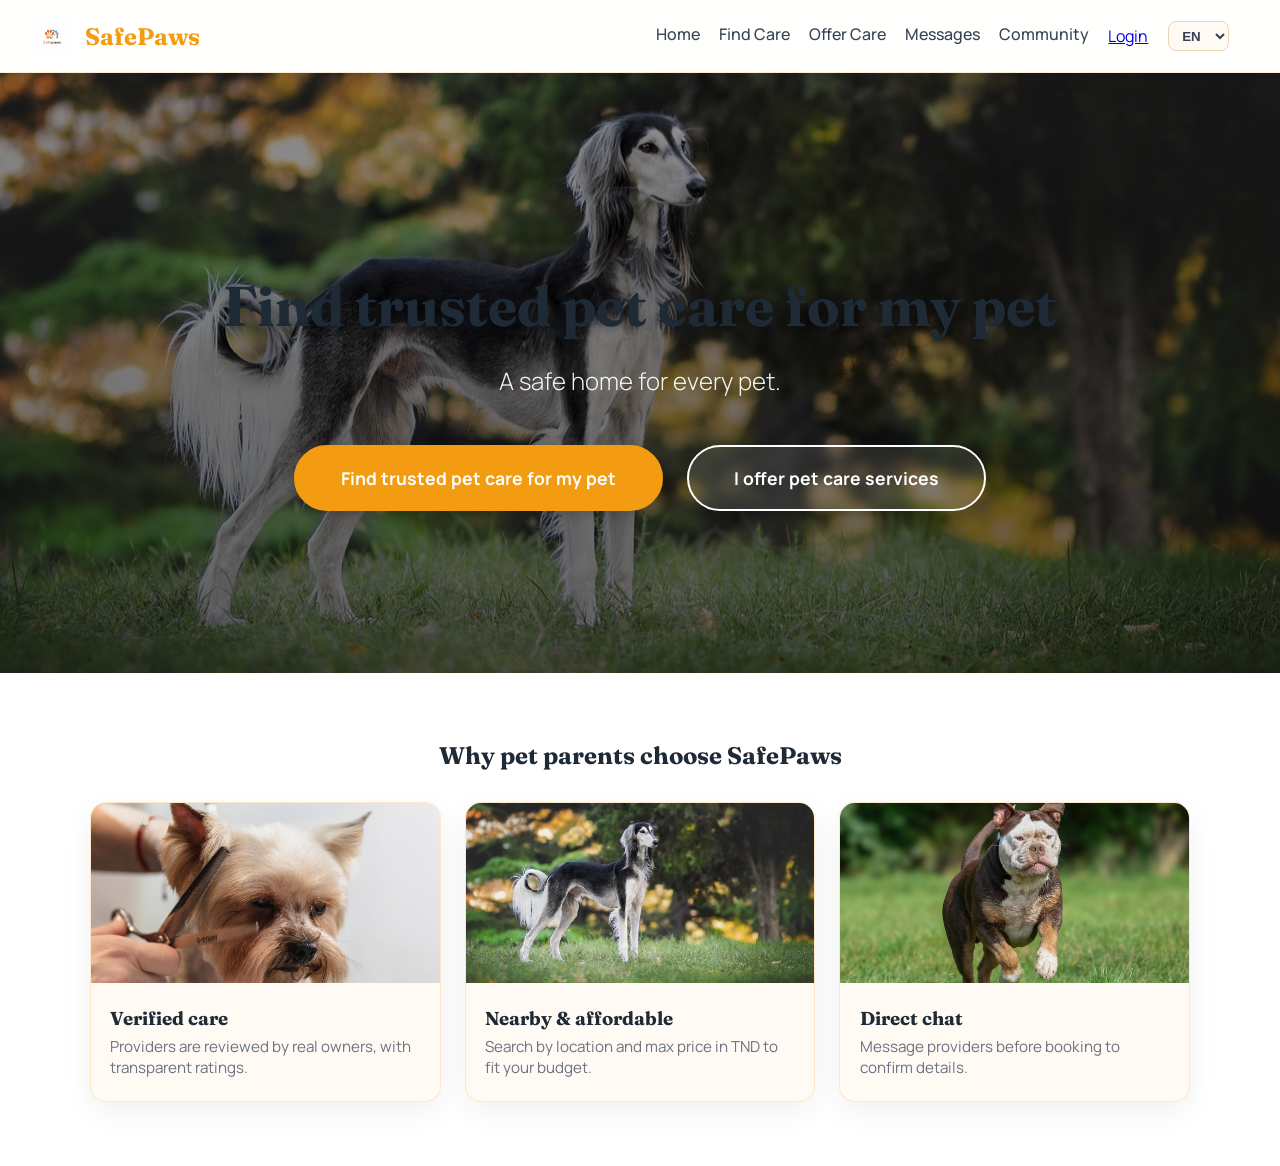
<file: templates/index.html>
<!DOCTYPE html>
<html lang="en">
<head>
    <meta charset="UTF-8">
    <meta name="viewport" content="width=device-width, initial-scale=1.0">
    <title data-i18n="title_home">SafePaws - A safe home for every pet</title>
    <link rel="stylesheet" href="/static/css/style.css">
    <style>
        .hero { 
            position: relative;
            background: url('/static/images/hero-bg.jpg') no-repeat center center;
            background-size: cover;
            height: 600px;
            display: flex;
            align-items: center;
            justify-content: center;
            text-align: center;
            color: white;
        }
        .hero::before {
            content: "";
            position: absolute;
            top: 0; left: 0; width: 100%; height: 100%;
            background: linear-gradient(rgba(0, 0, 0, 0.4), rgba(0, 0, 0, 0.6));
            z-index: 1;
        }
        .hero .container {
            position: relative;
            z-index: 2;
            max-width: 900px;
            padding: 0 20px;
        }
        .hero h1 { font-size: 3.5rem; margin-bottom: 1rem; text-shadow: 0 2px 10px rgba(0,0,0,0.3); line-height: 1.2; }
        .tagline { font-size: 1.5rem; margin-bottom: 3rem; opacity: 0.95; font-weight: 300; }
        .cta-group { display: flex; gap: 1.5rem; justify-content: center; flex-wrap: wrap; }
        .cta-button { 
            padding: 1.2rem 2.8rem;
            font-size: 1.1rem;
            font-weight: bold;
            text-decoration: none;
            border-radius: 50px;
            transition: all 0.3s cubic-bezier(0.175, 0.885, 0.32, 1.275);
            box-shadow: 0 4px 15px rgba(0,0,0,0.2);
        }
        .cta-primary { background: #f39c12; color: white; border: 2px solid #f39c12; }
        .cta-primary:hover { background: #e67e22; border-color: #e67e22; transform: scale(1.05); }
        .cta-secondary { background: rgba(255,255,255,0.1); color: white; border: 2px solid white; backdrop-filter: blur(5px); }
        .cta-secondary:hover { background: white; color: #333; transform: scale(1.05); }
        .highlights {
            background: white;
            padding: 3rem 2rem 4rem;
        }
        .highlights h2 {
            text-align: center;
            margin-bottom: 2rem;
        }
        .highlights-grid {
            max-width: 1100px;
            margin: 0 auto;
            display: grid;
            grid-template-columns: repeat(auto-fit, minmax(240px, 1fr));
            gap: 1.5rem;
        }
        .highlight-card {
            background: #fffaf3;
            border: 1px solid rgba(243,156,18,0.18);
            border-radius: 16px;
            overflow: hidden;
            box-shadow: 0 10px 30px rgba(0,0,0,0.06);
            transition: transform 0.2s ease;
        }
        .highlight-card:hover { transform: translateY(-4px); }
        .highlight-card img {
            width: 100%;
            height: 180px;
            object-fit: cover;
        }
        .highlight-card .content {
            padding: 1rem 1.2rem 1.4rem;
        }
        .highlight-card h3 { margin: 0.2rem 0 0.4rem; }
        .highlight-card p { margin: 0; color: #6b7280; font-size: 0.95rem; }
    </style>
</head>
<body>
    <header>
        <a href="/" class="logo-container">
            <img src="/static/images/logo.png" alt="SafePaws Logo" class="logo-img">
            <span class="logo-text">SafePaws</span>
        </a>
        <div class="header-actions">
            <nav>
                <a href="/" data-i18n="nav_home">Home</a>
                <a href="/find-care" data-i18n="nav_find">Find Care</a>
                <a href="/offer-care" data-i18n="nav_offer">Offer Care</a>
                <a href="/messages" data-i18n="nav_messages">Messages</a>
                <a href="/community" data-i18n="nav_community">Community</a>
            </nav>
            <a href="/login" id="loginLink" data-i18n="nav_login">Login</a>
            <div class="lang-switcher">
        <label class="sr-only" data-i18n="lang_label">Language</label>
        <select class="lang-switcher-select">
            <option value="en">EN</option>
            <option value="fr">FR</option>
            <option value="ar">AR</option>
        </select>
    </div>
            <div id="userMenu" class="user-menu"></div>
        </div>
    </header>

    <div class="hero">
        <div class="container">
            <h1 data-i18n="home_hero_title">Find trusted pet care for my pet</h1>
            <p class="tagline" data-i18n="home_tagline">A safe home for every pet.</p>
            <div class="cta-group">
                <a href="/find-care" class="cta-button cta-primary" data-i18n="home_cta_find">Find trusted pet care for my pet</a>
                <a href="/offer-care" class="cta-button cta-secondary" data-i18n="home_cta_offer">I offer pet care services</a>
            </div>
        </div>
    </div>
    <section class="highlights">
        <h2 data-i18n="home_why_title">Why pet parents choose SafePaws</h2>
        <div class="highlights-grid">
            <div class="highlight-card">
                <img src="/static/images/boarding-1.jpg" data-random-pet alt="Trusted sitters">
                <div class="content">
                    <h3 data-i18n="home_card_verified_title">Verified care</h3>
                    <p data-i18n="home_card_verified_desc">Providers are reviewed by real owners, with transparent ratings.</p>
                </div>
            </div>
            <div class="highlight-card">
                <img src="/static/images/boarding-2.jpg" data-random-pet alt="Local care">
                <div class="content">
                    <h3 data-i18n="home_card_nearby_title">Nearby & affordable</h3>
                    <p data-i18n="home_card_nearby_desc">Search by location and max price in TND to fit your budget.</p>
                </div>
            </div>
            <div class="highlight-card">
                <img src="/static/images/boarding-3.jpg" data-random-pet alt="Chat with providers">
                <div class="content">
                    <h3 data-i18n="home_card_chat_title">Direct chat</h3>
                    <p data-i18n="home_card_chat_desc">Message providers before booking to confirm details.</p>
                </div>
            </div>
        </div>
    </section>
    <script src="/static/js/user_menu.js"></script>
    <script src="/static/js/pet_images.js"></script>
    <script src="/static/js/i18n.js"></script>
</body>
</html>
</file>
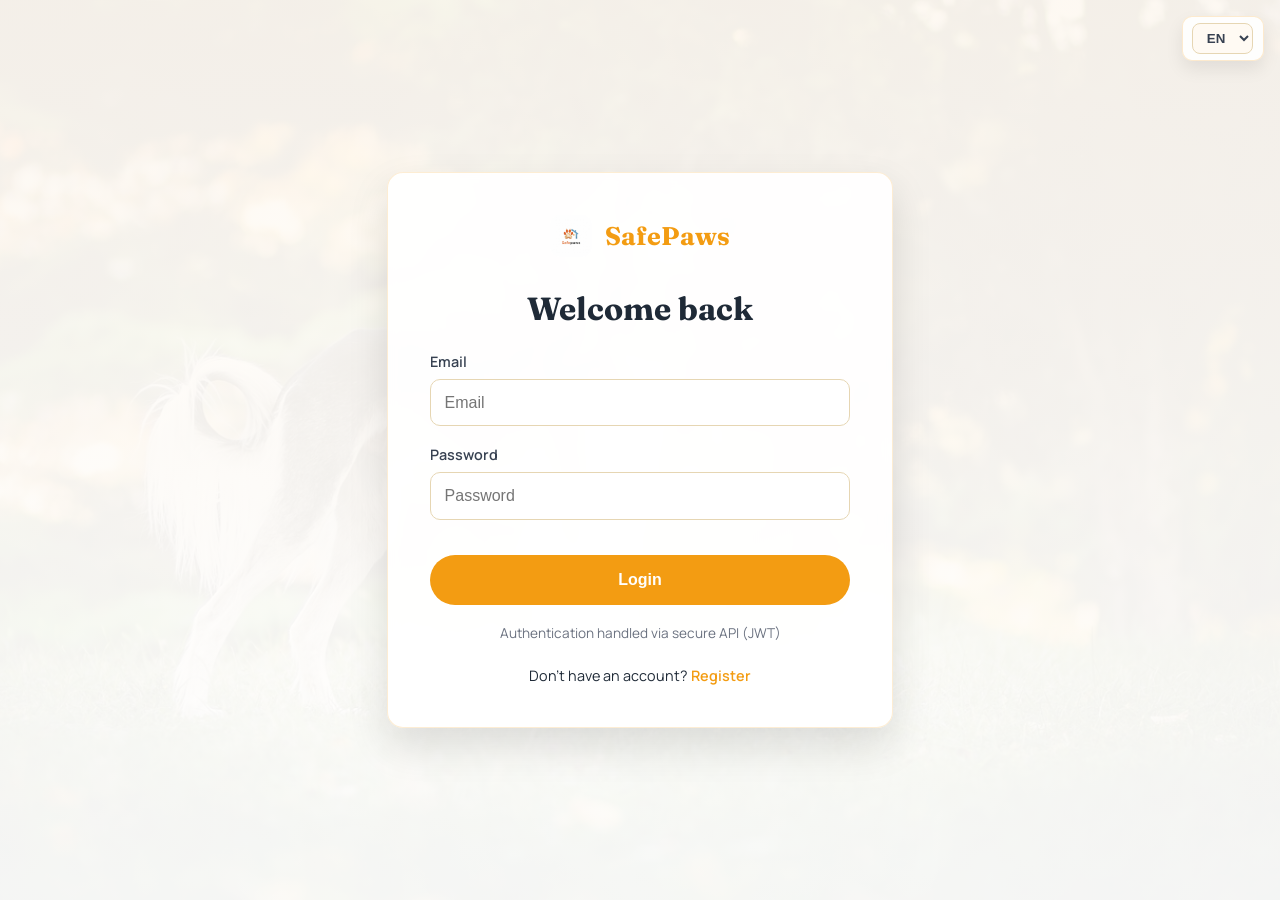
<file: templates/login.html>
<!DOCTYPE html>
<html lang="en">
<head>
    <meta charset="UTF-8">
    <meta name="viewport" content="width=device-width, initial-scale=1.0">
    <title data-i18n="title_login">Login - SafePaws</title>
    <link rel="stylesheet" href="/static/css/style.css">
    <style>
        body { margin: 0; font-family: "Manrope", "Trebuchet MS", sans-serif; background: linear-gradient(180deg, rgba(255,250,243,0.95), rgba(255,255,255,0.95)), url('/static/images/boarding-2.jpg') center/cover no-repeat; display: flex; align-items: center; justify-content: center; min-height: 100vh; }
        .auth-card { background: rgba(255,255,255,0.92); padding: 2.6rem; border-radius: 16px; box-shadow: 0 18px 40px rgba(0,0,0,0.12); border: 1px solid rgba(243,156,18,0.18); width: 100%; max-width: 420px; text-align: center; backdrop-filter: blur(6px); }
        .logo-container { display: flex; align-items: center; gap: 0.8rem; text-decoration: none; justify-content: center; margin-bottom: 2rem; }
        .logo-img { width: 42px; height: 42px; border-radius: 10px; }
        .logo-text { font-size: 1.6rem; font-weight: bold; color: #f39c12; }
        h1 { color: #1f2a37; margin-bottom: 1.5rem; }
        .form-group { margin-bottom: 1.2rem; text-align: left; }
        .form-group label { display: block; font-weight: 600; margin-bottom: 0.5rem; color: #374151; font-size: 0.9rem; }
        .form-group input { width: 100%; padding: 0.85rem; border: 1px solid #e6d6b3; border-radius: 10px; box-sizing: border-box; font-size: 1rem; background: rgba(255,255,255,0.98); }
        .btn-primary { background: #f39c12; color: white; padding: 1rem 2rem; border-radius: 999px; font-weight: bold; border: none; width: 100%; cursor: pointer; font-size: 1rem; margin-top: 1rem; }
        .note { margin-top: 1.2rem; font-size: 0.85rem; color: #6b7280; }
        .footer-link { margin-top: 1.5rem; font-size: 0.9rem; }
        .footer-link a { color: #f39c12; text-decoration: none; font-weight: 600; }
    </style>
</head>
<body>
<div class="lang-switcher auth-lang">
  <label class="sr-only" data-i18n="lang_label">Language</label>
  <select class="lang-switcher-select">
    <option value="en">EN</option>
    <option value="fr">FR</option>
    <option value="ar">AR</option>
  </select>
</div>
  <div class="auth-card">
    <a href="/" class="logo-container">
      <img src="/static/images/logo.png" alt="SafePaws Logo" class="logo-img">
      <span class="logo-text">SafePaws</span>
    </a>

    <h1 data-i18n="login_title">Login</h1>

    <form id="loginForm">
      <div class="form-group">
        <label data-i18n="login_email">Email</label>
        <input type="email" id="email" placeholder="email@example.com" data-i18n-placeholder="login_email" required>
      </div>

      <div class="form-group">
        <label data-i18n="login_password">Password</label>
        <input type="password" id="password" placeholder="" data-i18n-placeholder="login_password"••••••••" required>
      </div>

      <button class="btn-primary" type="submit" data-i18n="login_btn">Login</button>
    </form>

    <p class="note"><span data-i18n="login_note">Authentication handled via secure API (JWT)</span></p>
    <p id="msg"></p>

    <div class="footer-link">
      <span data-i18n="login_register_hint">Don't have an account?</span>
      <a href="/register" data-i18n="nav_register">Register</a>
    </div>
  </div>

<script>
document.getElementById("loginForm").addEventListener("submit", async e => {
  e.preventDefault();

  const email = document.getElementById("email").value.trim();
  const password = document.getElementById("password").value;
  const msg = document.getElementById("msg");

  // Try OWNER login first
  let res = await fetch("/owner/login", {
    method: "POST",
    headers: { "Content-Type": "application/json" },
    body: JSON.stringify({ email, password })
  });

  // If not owner, try provider
  if (!res.ok) {
    res = await fetch("/provider/login", {
      method: "POST",
      headers: { "Content-Type": "application/json" },
      body: JSON.stringify({ email, password })
    });
  }

  if (!res.ok) {
    msg.textContent = "❌ Invalid email or password";
    return;
  }

  const data = await res.json();

  // ✅ STORE JWT
  localStorage.setItem("access_token", data.access_token);

  msg.textContent = "✅ Logged in! Redirecting...";

  // Prefer server-provided next URL when available (recommended)
  if (data.next) {
    window.location.href = data.next;
    return;
  }

  try {
    const payload = JSON.parse(atob(data.access_token.split(".")[1]));
    // Role is now stored as a top-level claim (payload.role). Fallback to older structure if present.
    const role = payload.role || (payload.sub && payload.sub.role);

    if (role === "owner") {
      window.location.href = "/my-pets";
    } else if (role === "provider") {
      // Redirect providers to their profile page using the token's subject (sub)
      const providerId = payload.sub || payload.id || payload.user_id;
      if (providerId) {
        window.location.href = `/provider?id=${encodeURIComponent(providerId)}`;
      } else {
        // Fallback to offering a service if no id present
        window.location.href = "/offer-care";
      }
    } else {
      // Unknown role: fallback to home
      window.location.href = "/";
    }
  } catch (e) {
    // If parsing fails, fallback gracefully
    window.location.href = "/";
  }

});
</script>

    <script src="/static/js/i18n.js"></script>
</body>

</html>
</file>
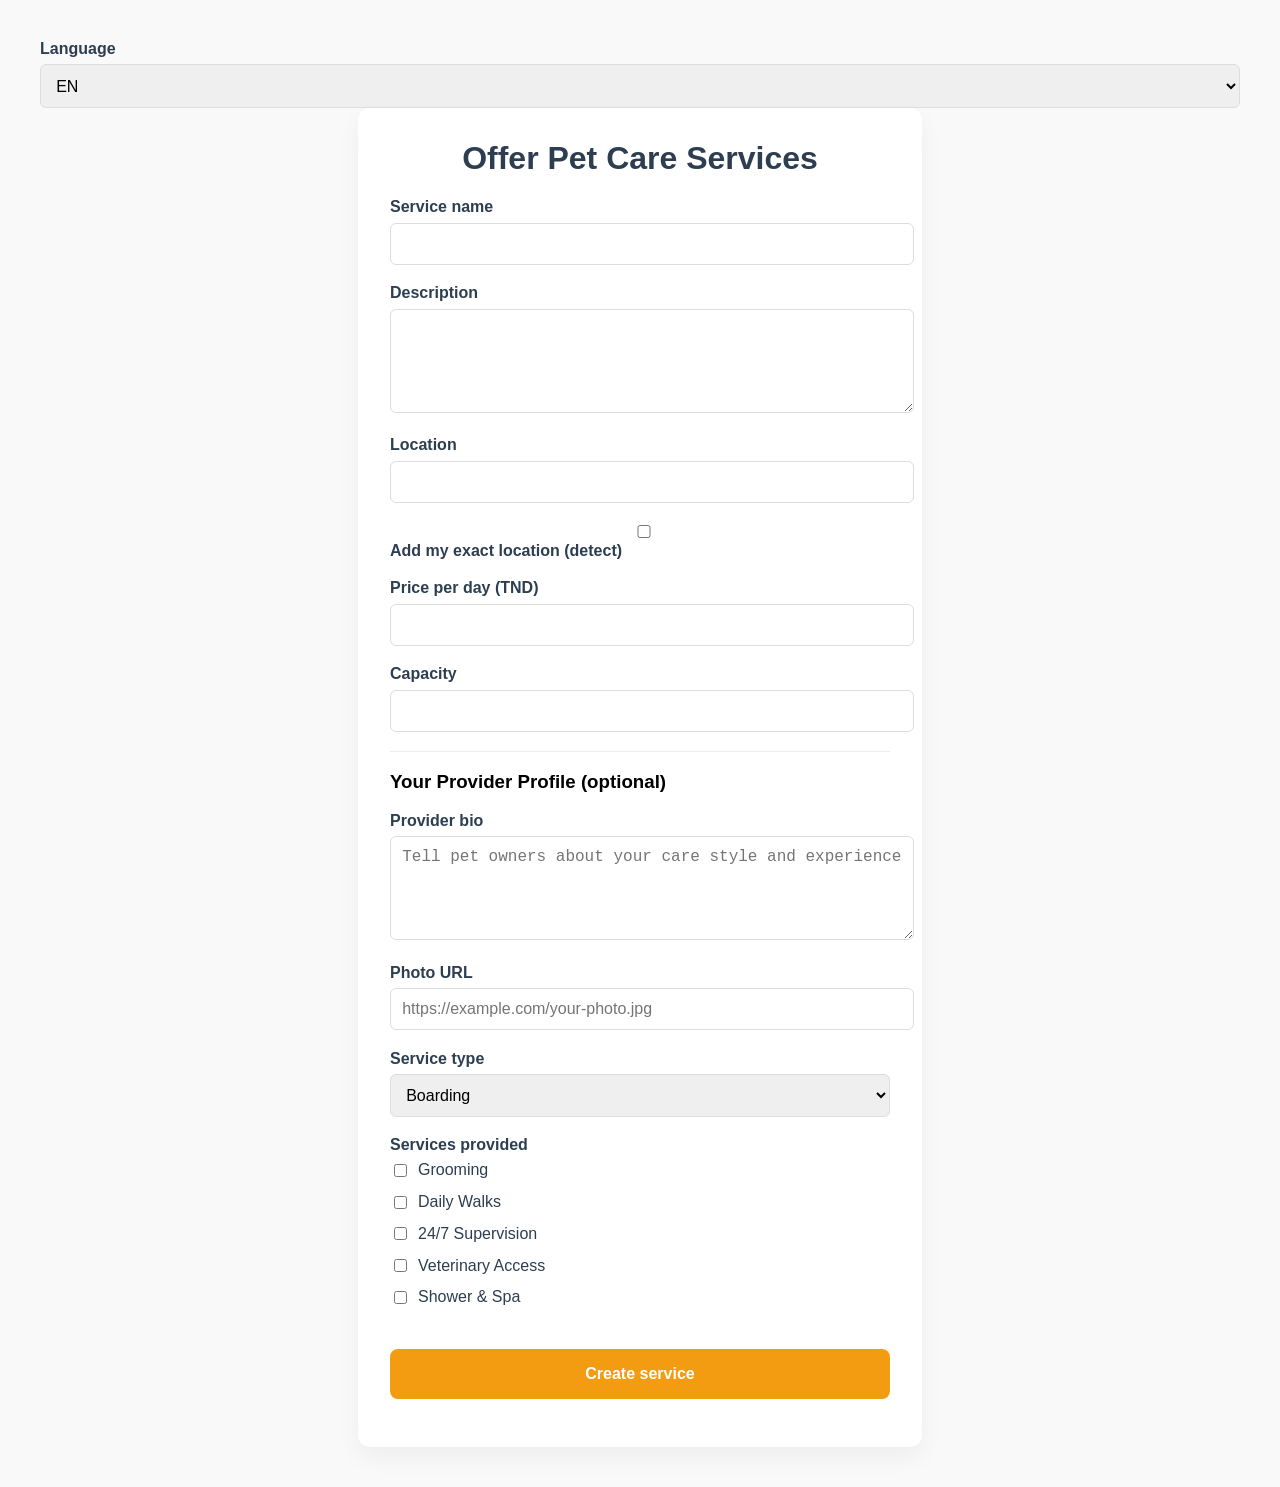
<file: templates/offer_care.html>
<!DOCTYPE html>
<html lang="en">
<head>
  <meta charset="UTF-8" />
  <title>Offer Care – SafePaws</title>

  <style>
    body {
      margin: 0;
      font-family: -apple-system, BlinkMacSystemFont, "Segoe UI", Roboto, Helvetica, Arial;
      background: #f9f9f9;
      padding: 40px;
    }

    .card {
      max-width: 500px;
      margin: auto;
      background: white;
      padding: 2rem;
      border-radius: 12px;
      box-shadow: 0 10px 25px rgba(0,0,0,0.05);
    }

    h1 {
      margin-top: 0;
      color: #2c3e50;
      text-align: center;
    }

    .form-group {
      margin-bottom: 1.2rem;
    }

    label {
      display: block;
      font-weight: 600;
      margin-bottom: 0.4rem;
      color: #2c3e50;
    }

    input, textarea, select {
      width: 100%;
      padding: 0.7rem;
      border: 1px solid #ddd;
      border-radius: 6px;
      font-size: 1rem;
    }

    textarea {
      resize: vertical;
      min-height: 80px;
    }

    /* ✅ Services Provided styling */
    .checkbox-group {
      display: flex;
      flex-direction: column;
      gap: 0.4rem;
    }

    .checkbox-group label {
      display: flex;
      align-items: center;
      gap: 0.5rem;
      font-weight: normal;
    }

    .checkbox-group input {
      width: auto;
    }

    button {
      width: 100%;
      padding: 1rem;
      border: none;
      border-radius: 8px;
      background: #f39c12;
      color: white;
      font-size: 1rem;
      font-weight: bold;
      cursor: pointer;
      margin-top: 1rem;
    }

    button:hover {
      background: #e67e22;
    }
  </style>
</head>

<body>
<div class="lang-switcher auth-lang">
  <label class="sr-only" data-i18n="lang_label">Language</label>
  <select class="lang-switcher-select">
    <option value="en">EN</option>
    <option value="fr">FR</option>
    <option value="ar">AR</option>
  </select>
</div>

  <div class="card card-soft">
    <h1 data-i18n="offer_title">Create a Service</h1>

    <form id="service-form">

      <div class="form-group">
        <label for="title" data-i18n="offer_name">Service Name</label>
        <input type="text" name="title" id="title" required />
      </div>

      <div class="form-group">
        <label for="description" data-i18n="offer_description">Description</label>
        <textarea name="description" id="description" required></textarea>
      </div>

      <div class="form-group">
        <label for="location" data-i18n="offer_location">Location</label>
        <input type="text" name="location" id="location" required />
      </div>

      <div class="form-group">
        <label><input type="checkbox" id="detectExact"> <span data-i18n="offer_exact_location">Add my exact location (detect)</span></label>
        <input type="hidden" name="latitude" id="latitude">
        <input type="hidden" name="longitude" id="longitude">
        <input type="hidden" name="geocoded_name" id="geocoded_name">
        <input type="hidden" name="geocoded_short" id="geocoded_short">
        <div id="exactLocationInfo" style="font-size:0.9rem; color:#555; margin-top:0.4rem;"></div> 
      </div>

      <div class="form-group">
        <label for="price_per_day" data-i18n="offer_price">Price per Day (TND)</label>
        <input type="number" name="price_per_day" id="price_per_day" required />
      </div>

      <div class="form-group">
        <label for="capacity" data-i18n="offer_capacity">Capacity (number of pets)</label>
        <input type="number" name="capacity" id="capacity" min="1" required />
      </div>

      <hr style="margin:1rem 0; border:none; border-top:1px solid #eee;">
      <h3 data-i18n="offer_profile_optional">Your Provider Profile (optional)</h3>

      <div class="form-group">
        <label for="bio" data-i18n="offer_bio">Short Bio</label>
        <textarea name="bio" id="bio" rows="3" placeholder="Tell pet owners about your care style and experience" data-i18n-placeholder="offer_bio_placeholder"></textarea>
      </div>

      <div class="form-group">
        <label for="photo_url" data-i18n="offer_photo">Profile Photo URL</label>
        <input type="url" name="photo_url" id="photo_url" placeholder="https://example.com/your-photo.jpg" data-i18n-placeholder="offer_photo_placeholder">
      </div> 

      <div class="form-group">
        <label for="type" data-i18n="offer_type">Service Type</label>
        <select name="type" id="type" required>
          <option value="boarding" data-i18n="offer_service_boarding">Boarding</option>
          <option value="daycare" data-i18n="offer_service_daycare">Day Care</option>
        </select>
      </div>

      <!-- ✅ NEW: Services Provided -->
      <div class="form-group">
        <label data-i18n="offer_services">Services Provided</label>

        <div class="checkbox-group">
          <label>
            <input type="checkbox" name="services_provided" value="Grooming">
            Grooming
          </label>

          <label>
            <input type="checkbox" name="services_provided" value="Daily Walks">
            Daily Walks
          </label>

          <label>
            <input type="checkbox" name="services_provided" value="24/7 Supervision">
            24/7 Supervision
          </label>

          <label>
            <input type="checkbox" name="services_provided" value="Vet Access">
            Veterinary Access
          </label>

          <label>
            <input type="checkbox" name="services_provided" value="Shower & Spa">
            Shower & Spa
          </label>
        </div>
      </div>

      <button type="submit" class="btn-primary" data-i18n="offer_submit">Save Service</button>
    </form>

    <div style="text-align:center; margin-top: 1rem;">
      <button id="viewProfileBtn" type="button" class="btn-secondary" style="display:none; margin-right: 0.5rem;"><span data-i18n="offer_view_profile">View / Edit Profile</span></button>
      <button id="backHomeBtn" type="button" class="back-button" style="display:none;"><span data-i18n="offer_back_home">Back to Home</span></button>
    </div>
  </div>

  <!-- JS already adapted earlier -->
  <script src="/static/js/offer_care.js"></script>

    <script src="/static/js/i18n.js"></script>
</body>
</html>
</file>
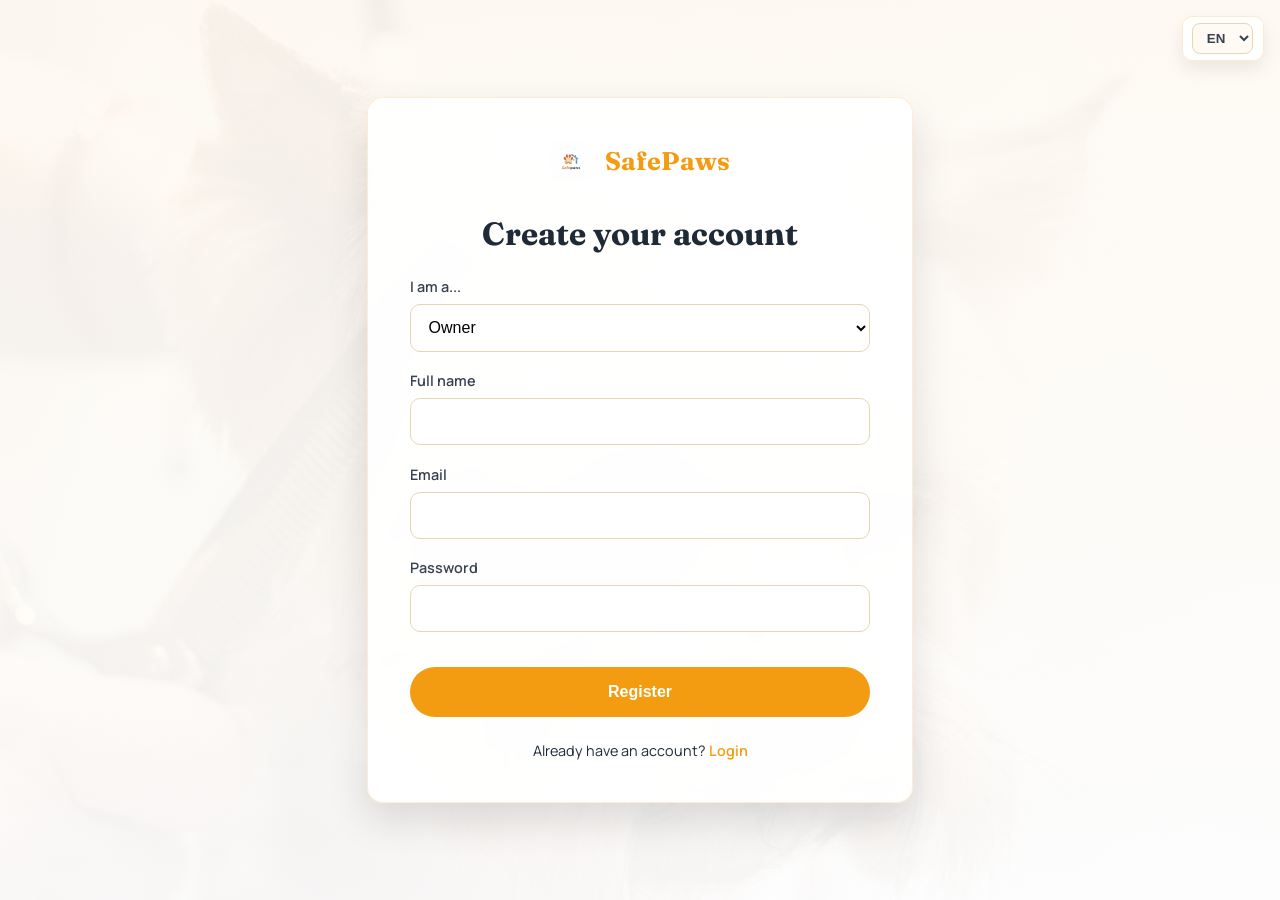
<file: templates/register.html>
<!DOCTYPE html>
<html lang="en">
<head>
    <meta charset="UTF-8">
    <meta name="viewport" content="width=device-width, initial-scale=1.0">
    <title data-i18n="title_register">Register - SafePaws</title>
    <link rel="stylesheet" href="/static/css/style.css">
    <style>
        body { margin: 0; font-family: "Manrope", "Trebuchet MS", sans-serif; background: linear-gradient(180deg, rgba(255,250,243,0.95), rgba(255,255,255,0.95)), url('/static/images/boarding-1.jpg') center/cover no-repeat; display: flex; align-items: center; justify-content: center; min-height: 100vh; }
        .auth-card { background: rgba(255,255,255,0.92); padding: 2.6rem; border-radius: 16px; box-shadow: 0 18px 40px rgba(0,0,0,0.12); border: 1px solid rgba(243,156,18,0.18); width: 100%; max-width: 460px; text-align: center; backdrop-filter: blur(6px); }
        .logo-container { display: flex; align-items: center; gap: 0.8rem; text-decoration: none; justify-content: center; margin-bottom: 2rem; }
        .logo-img { width: 42px; height: 42px; border-radius: 10px; }
        .logo-text { font-size: 1.6rem; font-weight: bold; color: #f39c12; }
        h1 { color: #1f2a37; margin-bottom: 1.5rem; }
        .form-group { margin-bottom: 1.2rem; text-align: left; }
        .form-group label { display: block; font-weight: 600; margin-bottom: 0.5rem; color: #374151; font-size: 0.9rem; }
        .form-group input, .form-group select { width: 100%; padding: 0.85rem; border: 1px solid #e6d6b3; border-radius: 10px; box-sizing: border-box; font-size: 1rem; background: rgba(255,255,255,0.98); }
        .btn-primary { background: #f39c12; color: white; padding: 1rem 2rem; border-radius: 999px; font-weight: bold; border: none; width: 100%; cursor: pointer; font-size: 1rem; margin-top: 1rem; }
        .footer-link { margin-top: 1.5rem; font-size: 0.9rem; }
        .footer-link a { color: #f39c12; text-decoration: none; font-weight: 600; }
    </style>
</head>
<body>
<div class="lang-switcher auth-lang">
  <label class="sr-only" data-i18n="lang_label">Language</label>
  <select class="lang-switcher-select">
    <option value="en">EN</option>
    <option value="fr">FR</option>
    <option value="ar">AR</option>
  </select>
</div>

<div class="auth-card">
    <a href="/" class="logo-container">
        <img src="/static/images/logo.png" alt="SafePaws Logo" class="logo-img">
        <span class="logo-text">SafePaws</span>
    </a>

    <h1 data-i18n="register_title">Create Account</h1>

    <form id="registerForm">
        <div class="form-group">
            <label data-i18n="register_role_label">I am a...</label>
            <select id="role" required>
                <option value="owner" data-i18n="register_role_owner">Pet Owner</option>
                <option value="provider" data-i18n="register_role_provider">Care Provider</option>
            </select>
        </div>

        <div class="form-group">
            <label data-i18n="register_name">Full Name</label>
            <input type="text" id="name" required>
        </div>

        <div class="form-group">
            <label data-i18n="register_email">Email</label>
            <input type="email" id="email" required>
        </div>

        <div class="form-group">
            <label data-i18n="register_password">Password</label>
            <input type="password" id="password" required>
        </div>

    

    <button class="btn-primary" type="submit" data-i18n="register_btn">Register</button>
    </form>

    <p id="msg"></p>

    <div class="footer-link">
        <span data-i18n="register_login_hint">Already have an account?</span> <a href="/login" data-i18n="nav_login">Login</a>
    </div>
</div>

<script>
document.getElementById("registerForm").addEventListener("submit", async e => {
    e.preventDefault();

    const role = document.getElementById("role").value;
    const name = document.getElementById("name").value;
    const email = document.getElementById("email").value;
    const password = document.getElementById("password").value;

    const endpoint =
        role === "owner"
            ? "/owner/register"
            : "/provider/register";

    const res = await fetch(endpoint, {
        method: "POST",
        headers: { "Content-Type": "application/json" },
        body: JSON.stringify({ name, email, password })
    });

    const msg = document.getElementById("msg");

    if (!res.ok) {
        const err = await res.json().catch(() => null);
        msg.textContent = "❌ Registration failed" + (err && err.msg ? (": " + err.msg) : '');
        return;
    }

    msg.textContent = "✅ Registered! Redirecting to login...";
    setTimeout(() => window.location.href = "/login", 1200);
});
</script>


    <script src="/static/js/i18n.js"></script>
</body>
</html>
</file>
<file: static/css/style.css>
@import url('https://fonts.googleapis.com/css2?family=Fraunces:wght@400;600;700&family=Manrope:wght@400;600;700&display=swap');

:root {
    --brand-orange: #f39c12;
    --brand-orange-dark: #e67e22;
    --brand-green: #2ecc71;
    --ink-900: #1f2a37;
    --ink-700: #374151;
    --ink-500: #6b7280;
    --paper-50: #fffaf3;
    --paper-100: #fff5e6;
}

body {
    margin: 0;
    font-family: "Manrope", "Trebuchet MS", sans-serif;
    background: linear-gradient(180deg, rgba(255,250,243,0.98), rgba(255,255,255,0.96)), url('/static/images/hero-bg.jpg');
    background-size: cover;
    background-position: top center;
    background-attachment: fixed;
    color: var(--ink-900);
}

h1, h2, h3, .logo-text {
    font-family: "Fraunces", "Times New Roman", serif;
    color: var(--ink-900);
}

header {
    background: rgba(255,255,255,0.92);
    border-bottom: 1px solid rgba(243,156,18,0.18);
    padding: 1rem 2rem;
    display: flex;
    justify-content: space-between;
    align-items: center;
    position: sticky;
    top: 0;
    z-index: 1000;
}

.header-actions {
    display: flex;
    align-items: center;
    gap: 1.2rem;
    margin-left: auto;
}

.logo-container {
    display: flex;
    align-items: center;
    gap: 0.8rem;
    text-decoration: none;
}

.logo-img {
    width: 40px;
    height: 40px;
    border-radius: 8px;
}

.logo-text {
    font-size: 1.5rem;
    font-weight: bold;
    color: var(--brand-orange);
}

nav {
    display: flex;
    align-items: center;
    gap: 1.2rem;
    flex-wrap: wrap;
}

nav a {
    margin-left: 0;
    text-decoration: none;
    color: var(--ink-700);
    font-weight: 500;
    position: relative;
    padding-bottom: 4px;
}

.user-menu {
    position: relative;
    display: flex;
    align-items: center;
}

.user-menu-trigger {
    border: none;
    background: linear-gradient(135deg, var(--brand-orange), var(--brand-orange-dark));
    color: #fff;
    width: 38px;
    height: 38px;
    border-radius: 50%;
    font-weight: 700;
    cursor: pointer;
    display: inline-flex;
    align-items: center;
    justify-content: center;
    box-shadow: 0 6px 18px rgba(243,156,18,0.25);
}

.user-menu-trigger:hover {
    transform: translateY(-1px);
}

.user-menu-dropdown {
    position: absolute;
    right: 0;
    top: 46px;
    min-width: 200px;
    background: #fff;
    border: 1px solid rgba(243,156,18,0.18);
    border-radius: 12px;
    box-shadow: 0 18px 40px rgba(0,0,0,0.12);
    padding: 0.6rem;
    display: none;
    z-index: 1200;
}

.user-menu-dropdown.open {
    display: block;
}

.user-menu-name {
    font-weight: 700;
    color: var(--ink-900);
    padding: 0.4rem 0.4rem 0.6rem;
    border-bottom: 1px solid #f2e6d2;
    margin-bottom: 0.4rem;
}

.user-menu-item {
    display: block;
    padding: 0.5rem 0.6rem;
    border-radius: 8px;
    text-decoration: none;
    color: var(--ink-700);
    font-weight: 600;
}

.user-menu-item:hover {
    background: rgba(243,156,18,0.08);
    color: var(--ink-900);
}

nav a:hover {
    color: var(--brand-orange);
}

nav a::after {
    content: "";
    position: absolute;
    left: 0;
    bottom: 0;
    height: 2px;
    width: 0;
    background: var(--brand-orange);
    transition: width 0.2s ease;
}

nav a:hover::after {
    width: 100%;
}

.lang-switcher {
    display: inline-flex;
    align-items: center;
    gap: 0.4rem;
}

.lang-switcher select {
    padding: 0.35rem 0.6rem;
    border-radius: 8px;
    border: 1px solid #e6d6b3;
    background: #fffaf3;
    font-weight: 600;
    color: var(--ink-700);
}

.auth-lang {
    position: fixed;
    top: 16px;
    right: 16px;
    z-index: 2000;
    background: rgba(255,255,255,0.9);
    padding: 0.4rem 0.6rem;
    border-radius: 10px;
    border: 1px solid rgba(243,156,18,0.2);
    box-shadow: 0 8px 18px rgba(0,0,0,0.08);
}

.sr-only {
    position: absolute;
    width: 1px;
    height: 1px;
    padding: 0;
    margin: -1px;
    overflow: hidden;
    clip: rect(0, 0, 0, 0);
    border: 0;
}

body[dir="rtl"] {
    direction: rtl;
}

body[dir="rtl"] nav,
body[dir="rtl"] .header-actions {
    flex-direction: row-reverse;
}

body[dir="rtl"] .concierge-message--user {
    flex-direction: row;
}

.btn-primary {
    background: var(--brand-orange);
    color: white;
    padding: 1rem 2rem;
    border-radius: 8px;
    text-decoration: none;
    font-weight: bold;
    border: none;
    cursor: pointer;
    font-size: 1rem;
    transition: background 0.2s, transform 0.15s;
}

.btn-primary:hover {
    background: var(--brand-orange-dark);
    transform: translateY(-1px);
}

.container {
    max-width: 1200px;
    margin: 0 auto;
    padding: 0 2rem;
}

/* Card helper for forms and dialogs */
.card, .form-card {
    max-width: 720px;
    margin: 2rem auto;
    background: #ffffff; /* default, can be overridden */
    padding: 1.6rem;
    border-radius: 12px;
    box-shadow: 0 8px 30px rgba(0,0,0,0.04);
}

/* Softer background variant - pet themed with subtle paw pattern */
.card-soft {
    /* warm gradient + subtle repeating paw SVG pattern */
    background-image: linear-gradient(180deg, #fffaf0 0%, #fffbf6 100%), url("data:image/svg+xml;utf8,<svg xmlns='http://www.w3.org/2000/svg' width='48' height='48' viewBox='0 0 48 48'><g fill='%23f3e1c6'><circle cx='10' cy='10' r='3'/><circle cx='18' cy='6' r='2.6'/><circle cx='28' cy='8' r='2.6'/><circle cx='34' cy='14' r='2.6'/><path d='M22 20c-5 0-9 4-9 8v1h18v-1c0-4-4-8-9-8z' /></g></svg>");
    background-repeat: repeat, repeat;
    background-size: auto, 48px 48px;
    background-color: #fffaf0; /* fallback */
}

/* input styles to match the warm theme */
input, textarea, select {
    background: rgba(255,255,255,0.98);
    border: 1px solid #e9d9bf;
}

input:focus, textarea:focus, select:focus {
    border-color: var(--brand-orange);
    box-shadow: 0 0 0 6px rgba(243,156,18,0.08);
    outline: none;
}

.back-button {
    display: inline-block;
    padding: 0.6rem 1rem;
    border-radius: 8px;
    background: var(--brand-green);
    color: #fff;
    text-decoration: none;
    border: none;
    cursor: pointer;
    font-weight: 600;
}

.back-button:hover {
    background: #27ae60;
}

/* ---------------------
   Chat UI styles
   --------------------- */
.chat-page {
    max-width: 1200px;
    margin: 2rem auto;
    display: grid;
    grid-template-columns: 320px 1fr;
    gap: 1.6rem;
    padding: 0 2rem;
}

.convo-list {
    background: rgba(255,255,255,0.95);
    border-radius: 12px;
    padding: 0.8rem;
    height: 72vh;
    overflow: auto;
    box-shadow: 0 8px 30px rgba(0,0,0,0.04);
}

.convo-item {
    display: flex;
    gap: 0.8rem;
    align-items: center;
    padding: 0.6rem;
    border-radius: 8px;
    cursor: pointer;
    transition: background 0.12s;
}
.convo-item:hover { background: rgba(243,156,18,0.06); }
.convo-item.active { background: rgba(243,156,18,0.12); }

.avatar {
    width: 44px;
    height: 44px;
    border-radius: 50%;
    display: inline-flex;
    align-items: center;
    justify-content: center;
    color: white;
    font-weight: 700;
    font-size: 0.9rem;
}

.new-convo-panel {
    margin-bottom: 0.8rem;
    padding: 0.6rem;
    background: rgba(255,255,255,0.92);
    border: 1px solid #f1e2c4;
    border-radius: 8px;
}
.new-convo-status {
    font-size: 0.85rem;
    color: #666;
    margin-bottom: 0.5rem;
}
.new-convo-panel input[type="text"] {
    width: 100%;
    padding: 0.6rem 0.8rem;
    border-radius: 8px;
    border: 1px solid #e6d6b3;
    margin-bottom: 0.5rem;
}
.provider-results {
    max-height: 220px;
    overflow: auto;
}
.provider-result {
    display: flex;
    gap: 0.6rem;
    align-items: center;
    padding: 0.5rem;
    border-radius: 6px;
    cursor: pointer;
}
.provider-result:hover {
    background: rgba(243,156,18,0.08);
}
.provider-result .provider-name {
    font-weight: 700;
}
.provider-result .provider-bio {
    font-size: 0.85rem;
    color: #666;
}

.badge {
    display: inline-flex;
    align-items: center;
    justify-content: center;
    min-width: 18px;
    height: 18px;
    padding: 0 6px;
    margin-left: 8px;
    border-radius: 999px;
    background: #e11d48;
    color: #fff;
    font-size: 0.75rem;
    font-weight: 700;
}

/* Thread area with soft pet image background */
.thread {
    background-image: linear-gradient(rgba(255,255,255,0.92), rgba(255,255,255,0.92)), url('/static/images/hero-bg.jpg');
    background-size: cover;
    background-position: center;
    border-radius: 12px;
    padding: 1rem;
    height: 72vh;
    display: flex;
    flex-direction: column;
    box-shadow: 0 8px 30px rgba(0,0,0,0.04);
}

.messages-area {
    overflow: auto;
    padding: 1rem;
    flex: 1 1 auto;
}

.message-row {
    display: flex;
    gap: 0.8rem;
    margin-bottom: 0.6rem;
    align-items: flex-end;
}
.message-row.owner {
    justify-content: flex-end;
}

.message-bubble {
    max-width: 70%;
    padding: 0.8rem 1rem;
    border-radius: 14px;
    box-shadow: 0 6px 18px rgba(0,0,0,0.06);
    line-height: 1.3;
}
.message-bubble.owner {
    background: linear-gradient(90deg, #e6f7ff, #d8f1ff);
    border-bottom-right-radius: 4px;
}
.message-bubble.provider {
    background: linear-gradient(90deg, #fff8e6, #fff5d1);
    border-bottom-left-radius: 4px;
}
.message-meta {
    font-size: 0.8rem;
    color: #666;
    margin-top: 0.3rem;
}

.message-input {
    margin-top: 0.8rem;
    display: flex;
    gap: 0.6rem;
    align-items: center;
}
.message-input input[type="text"] {
    flex: 1;
    padding: 0.8rem 1rem;
    border-radius: 999px;
    border: 1px solid #e6d6b3;
}
.message-input button {
    padding: 0.7rem 1.1rem;
    border-radius: 999px;
    border: none;
    background: #f39c12;
    color: white;
    cursor: pointer;
    font-weight: 700;
}

.concierge {
    padding: 3rem 2rem 4rem;
}
.concierge-card {
    max-width: 900px;
    margin: 0 auto;
    background: rgba(255,255,255,0.95);
    border: 1px solid rgba(243,156,18,0.2);
    border-radius: 18px;
    padding: 1.8rem;
    box-shadow: 0 14px 40px rgba(0,0,0,0.08);
}
.concierge-card h3 {
    margin: 0 0 0.4rem 0;
}
.concierge-card p {
    margin: 0 0 1rem 0;
    color: var(--ink-500);
}
.concierge-header {
    display: flex;
    align-items: center;
    gap: 1rem;
    margin-bottom: 1rem;
}
.concierge-avatar {
    width: 54px;
    height: 54px;
    border-radius: 50%;
    background: #fff4dd;
    display: inline-flex;
    align-items: center;
    justify-content: center;
    border: 1px solid rgba(243,156,18,0.2);
    box-shadow: 0 6px 18px rgba(243,156,18,0.2);
}
.concierge-avatar img {
    width: 34px;
    height: 34px;
    border-radius: 8px;
}
.concierge-inputs {
    display: flex;
    gap: 0.8rem;
    flex-wrap: wrap;
}
.concierge-inputs input {
    flex: 1 1 280px;
    padding: 0.8rem 1rem;
    border-radius: 10px;
    border: 1px solid #e6d6b3;
}
.concierge-inputs button {
    padding: 0.8rem 1.4rem;
    border-radius: 999px;
    border: none;
    background: var(--brand-orange);
    color: #fff;
    font-weight: 700;
    cursor: pointer;
}
.concierge-thread {
    margin-top: 1rem;
    padding: 1rem;
    border-radius: 14px;
    background: #fff7ea;
    border: 1px solid rgba(243,156,18,0.18);
    max-height: 320px;
    overflow: auto;
}
.concierge-message {
    display: flex;
    gap: 0.8rem;
    margin-bottom: 0.9rem;
    align-items: flex-end;
}
.concierge-message--user {
    flex-direction: row-reverse;
}
.concierge-avatar--bot img {
    width: 28px;
    height: 28px;
}
.concierge-avatar--user {
    width: 40px;
    height: 40px;
    border-radius: 50%;
    background: #f1f5f9;
    color: #334155;
    font-weight: 700;
    font-size: 0.75rem;
    display: inline-flex;
    align-items: center;
    justify-content: center;
    border: 1px solid #e2e8f0;
}
.concierge-bubble {
    padding: 0.8rem 1rem;
    border-radius: 16px;
    max-width: 80%;
    line-height: 1.5;
    box-shadow: 0 8px 20px rgba(0,0,0,0.06);
}
.concierge-bubble--bot {
    background: #fff;
    border: 1px solid rgba(243,156,18,0.18);
    border-bottom-left-radius: 4px;
}
.concierge-bubble--user {
    background: linear-gradient(135deg, #ffe8c2, #ffdca6);
    border-bottom-right-radius: 4px;
}
.concierge-bubble p {
    margin: 0 0 0.6rem;
}
.concierge-bubble p:last-child {
    margin-bottom: 0;
}
.concierge-list {
    margin: 0.6rem 0 0;
    padding-left: 1.2rem;
}
.concierge-list li {
    margin-bottom: 0.4rem;
}
.concierge-results {
    margin-top: 0.8rem;
    display: grid;
    gap: 0.6rem;
}
.concierge-result {
    padding: 0.8rem 1rem;
    border-radius: 12px;
    background: #fffaf3;
    border: 1px solid rgba(243,156,18,0.18);
}
.concierge-highlight {
    color: #666;
    font-size: 0.9rem;
    margin-top: 4px;
}
@media (max-width: 800px) {
    .chat-page { grid-template-columns: 1fr; }
    .convo-list { height: 40vh; }
    .thread { height: 60vh; }
}
</file>
